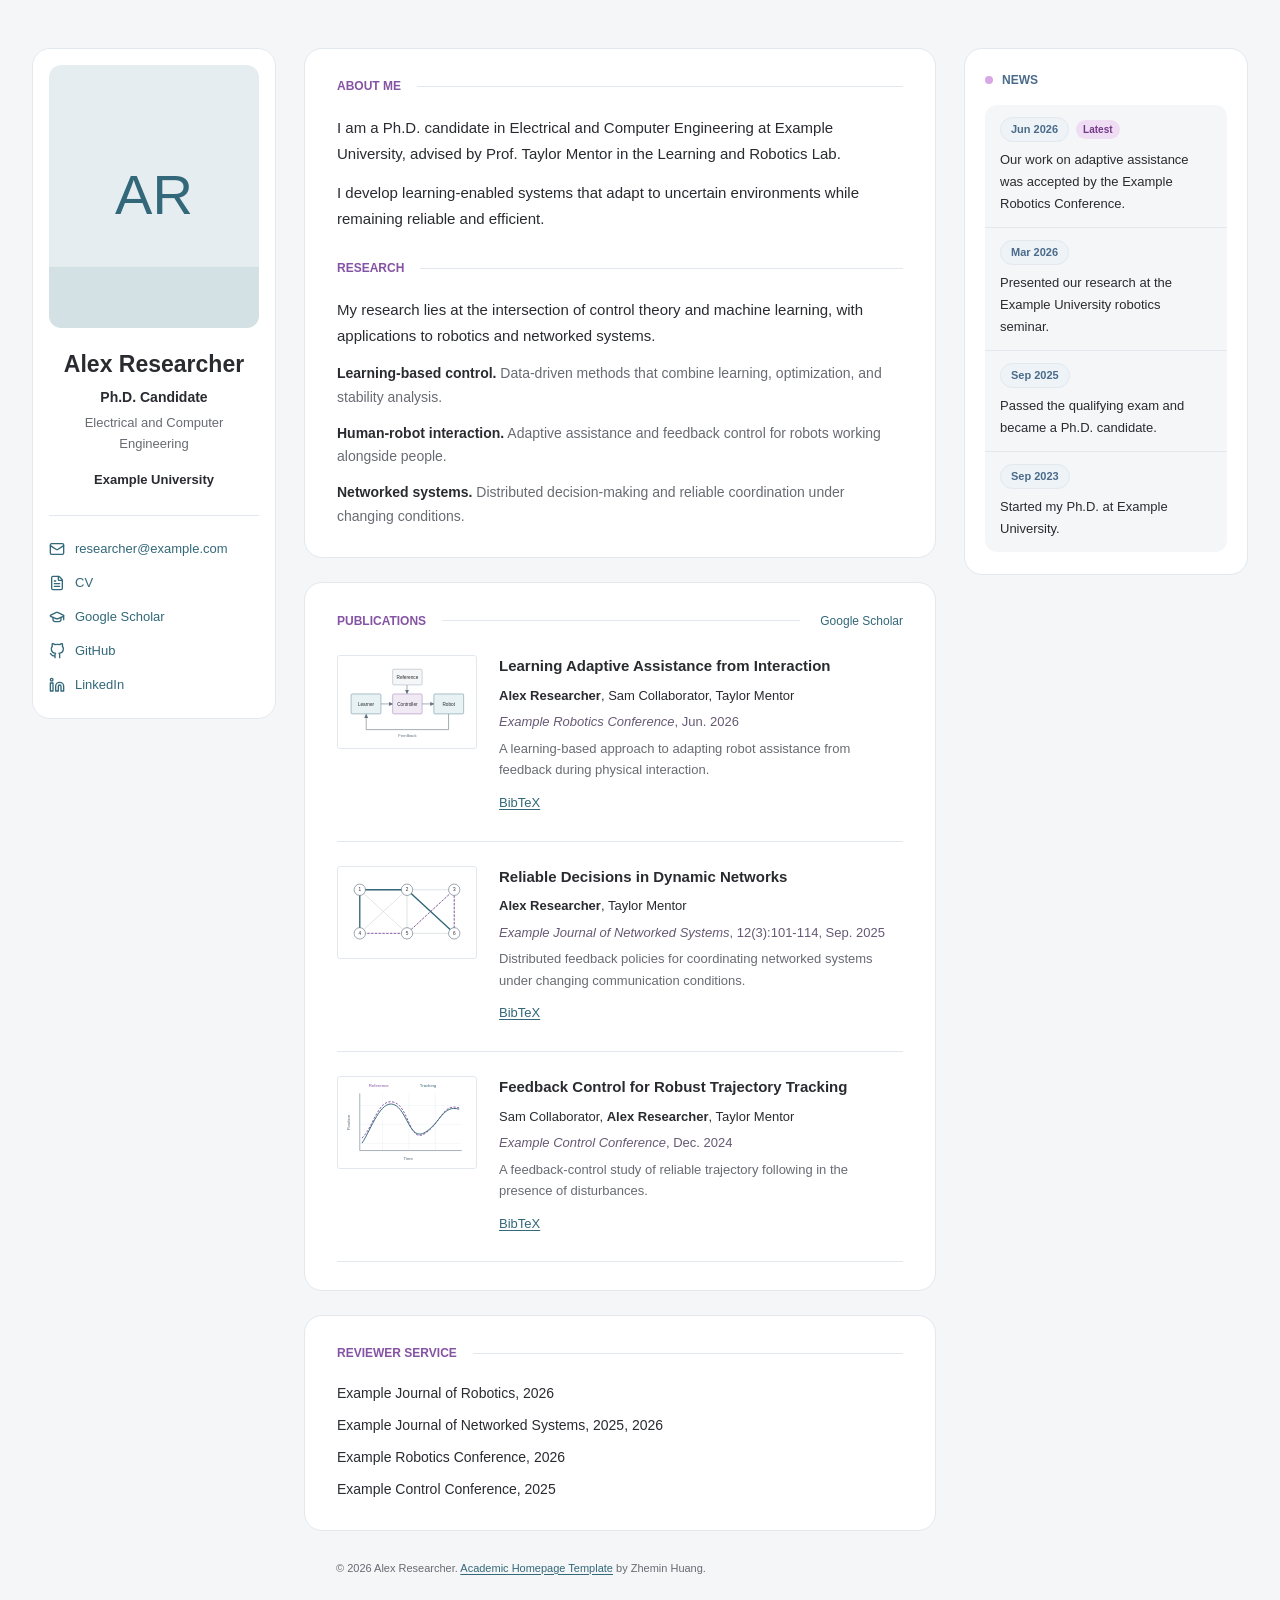
<file: index.html>
<!doctype html>
<html lang="en">
  <head>
    <meta charset="utf-8">
    <meta name="viewport" content="width=device-width, initial-scale=1">
    <!-- Replace the example identity here and in cv/index.html. -->
    <title>Alex Researcher | Learning and Robotics</title>
    <meta name="description" content="Alex Researcher, Ph.D. candidate at Example University, working on learning, control, and robotics.">
    <link rel="icon" href="assets/images/avatar.svg" type="image/svg+xml">
    <link rel="stylesheet" href="styles.css?v=1">
    <meta property="og:type" content="profile">
    <meta property="og:title" content="Alex Researcher">
    <meta property="og:description" content="Learning, control, and robotics at Example University.">
    <!-- Add absolute canonical, og:url, and og:image URLs after choosing your domain. -->
  </head>
  <body class="home-page">
    <a class="skip-link" href="#about">Skip to content</a>
    <main class="home-layout">
      <header class="profile" aria-labelledby="page-title">
        <div class="profile-inner">
          <figure class="portrait">
            <img src="assets/images/avatar.svg" alt="Alex Researcher monogram" width="480" height="600" fetchpriority="high">
          </figure>
          <div class="profile-identity">
            <h1 id="page-title">Alex Researcher</h1>
            <p class="profile-role">Ph.D. Candidate</p>
            <p class="profile-department">Electrical and Computer Engineering</p>
            <p class="profile-university">Example University</p>
          </div>
          <nav class="profile-links" aria-label="Academic profiles">
            <a href="mailto:researcher@example.com">
              <svg class="profile-icon" width="16" height="16" viewBox="0 0 24 24" aria-hidden="true"><use href="assets/icons/profiles.svg#mail"></use></svg>
              <span>researcher@example.com</span>
            </a>
            <a href="cv/index.html">
              <svg class="profile-icon" width="16" height="16" viewBox="0 0 24 24" aria-hidden="true"><use href="assets/icons/profiles.svg#file-text"></use></svg>
              <span>CV</span>
            </a>
            <a href="https://scholar.google.com/">
              <svg class="profile-icon" width="16" height="16" viewBox="0 0 24 24" aria-hidden="true"><use href="assets/icons/profiles.svg#graduation-cap"></use></svg>
              <span>Google Scholar</span>
            </a>
            <a href="https://github.com/">
              <svg class="profile-icon" width="16" height="16" viewBox="0 0 24 24" aria-hidden="true"><use href="assets/icons/profiles.svg#github"></use></svg>
              <span>GitHub</span>
            </a>
            <a href="https://www.linkedin.com/">
              <svg class="profile-icon" width="16" height="16" viewBox="0 0 24 24" aria-hidden="true"><use href="assets/icons/profiles.svg#linkedin"></use></svg>
              <span>LinkedIn</span>
            </a>
          </nav>
        </div>
      </header>

      <div class="overview">
        <section class="section" id="about" aria-labelledby="about-title" tabindex="-1">
          <h2 id="about-title">About Me</h2>
          <p>I am a Ph.D. candidate in Electrical and Computer Engineering at Example University, advised by Prof. Taylor Mentor in the Learning and Robotics Lab.</p>
          <p>I develop learning-enabled systems that adapt to uncertain environments while remaining reliable and efficient.</p>
        </section>
        <section class="section" id="research" aria-labelledby="research-title">
          <h2 id="research-title">Research</h2>
          <p class="section-lead">My research lies at the intersection of control theory and machine learning, with applications to robotics and networked systems.</p>
          <ul class="research-list">
            <li><strong>Learning-based control.</strong> Data-driven methods that combine learning, optimization, and stability analysis.</li>
            <li><strong>Human-robot interaction.</strong> Adaptive assistance and feedback control for robots working alongside people.</li>
            <li><strong>Networked systems.</strong> Distributed decision-making and reliable coordination under changing conditions.</li>
          </ul>
        </section>
      </div>

      <!-- News is newest first; keep the Latest badge on only the first entry. -->
      <section class="section" id="news" aria-labelledby="news-title">
        <h2 id="news-title">News</h2>
        <ol class="news-list">
          <li>
            <div class="news-meta"><time datetime="2026-06">Jun 2026</time><span class="news-badge">Latest</span></div>
            <span class="news-copy">Our work on adaptive assistance was accepted by the Example Robotics Conference.</span>
          </li>
          <li>
            <div class="news-meta"><time datetime="2026-03">Mar 2026</time></div>
            <span class="news-copy">Presented our research at the Example University robotics seminar.</span>
          </li>
          <li>
            <div class="news-meta"><time datetime="2025-09">Sep 2025</time></div>
            <span class="news-copy">Passed the qualifying exam and became a Ph.D. candidate.</span>
          </li>
          <li>
            <div class="news-meta"><time datetime="2023-09">Sep 2023</time></div>
            <span class="news-copy">Started my Ph.D. at Example University.</span>
          </li>
        </ol>
      </section>

      <!-- Duplicate one article per paper. The supplied entries and figures are fictional. -->
      <section class="section publications" id="publications" aria-labelledby="publications-title">
        <div class="section-heading">
          <h2 id="publications-title">Publications</h2>
          <a class="scholar-link" href="https://scholar.google.com/">Google Scholar</a>
        </div>
        <article class="publication">
          <a class="publication-figure" href="assets/images/example-control.svg" title="View full-resolution control diagram">
            <img class="publication-image publication-image--figure" src="assets/images/example-control.svg" alt="Example feedback loop connecting a learner, a controller, and a robot" width="720" height="480">
          </a>
          <div class="publication-copy">
            <h3>Learning Adaptive Assistance from Interaction</h3>
            <p class="authors"><strong>Alex Researcher</strong>, Sam Collaborator, Taylor Mentor</p>
            <p class="venue"><em>Example Robotics Conference</em>, <time datetime="2026-06">Jun. 2026</time></p>
            <p class="publication-summary">A learning-based approach to adapting robot assistance from feedback during physical interaction.</p>
            <p class="publication-links"><a href="assets/bib/example-assistance.bib" download>BibTeX</a></p>
          </div>
        </article>
        <article class="publication">
          <a class="publication-figure" href="assets/images/example-network.svg" title="View full-resolution network diagram">
            <img class="publication-image publication-image--figure" src="assets/images/example-network.svg" alt="Example network with two highlighted communication routes" width="720" height="480" loading="lazy">
          </a>
          <div class="publication-copy">
            <h3>Reliable Decisions in Dynamic Networks</h3>
            <p class="authors"><strong>Alex Researcher</strong>, Taylor Mentor</p>
            <p class="venue"><em>Example Journal of Networked Systems</em>, 12(3):101-114, <time datetime="2025-09">Sep. 2025</time></p>
            <p class="publication-summary">Distributed feedback policies for coordinating networked systems under changing communication conditions.</p>
            <p class="publication-links"><a href="assets/bib/example-networks.bib" download>BibTeX</a></p>
          </div>
        </article>
        <article class="publication">
          <a class="publication-figure" href="assets/images/example-tracking.svg" title="View full-resolution trajectory diagram">
            <img class="publication-image publication-image--figure" src="assets/images/example-tracking.svg" alt="Illustrative reference and tracking trajectories, not experimental data" width="720" height="480" loading="lazy">
          </a>
          <div class="publication-copy">
            <h3>Feedback Control for Robust Trajectory Tracking</h3>
            <p class="authors">Sam Collaborator, <strong>Alex Researcher</strong>, Taylor Mentor</p>
            <p class="venue"><em>Example Control Conference</em>, <time datetime="2024-12">Dec. 2024</time></p>
            <p class="publication-summary">A feedback-control study of reliable trajectory following in the presence of disturbances.</p>
            <p class="publication-links"><a href="assets/bib/example-tracking.bib" download>BibTeX</a></p>
          </div>
        </article>
      </section>

      <section class="section" id="reviewer" aria-labelledby="reviewer-title">
        <h2 id="reviewer-title">Reviewer Service</h2>
        <ul class="service-list">
          <li>Example Journal of Robotics, 2026</li>
          <li>Example Journal of Networked Systems, 2025, 2026</li>
          <li>Example Robotics Conference, 2026</li>
          <li>Example Control Conference, 2025</li>
        </ul>
      </section>
    </main>
    <footer class="site-footer"><p>&copy; 2026 Alex Researcher. <a href="https://github.com/ZheminHuang/academic-homepage-template">Academic Homepage Template</a> by Zhemin Huang.</p></footer>
    <!-- Remove this script to disable the optional pointer effect. -->
    <script src="assets/js/click-effects.js" defer></script>
  </body>
</html>
</file>
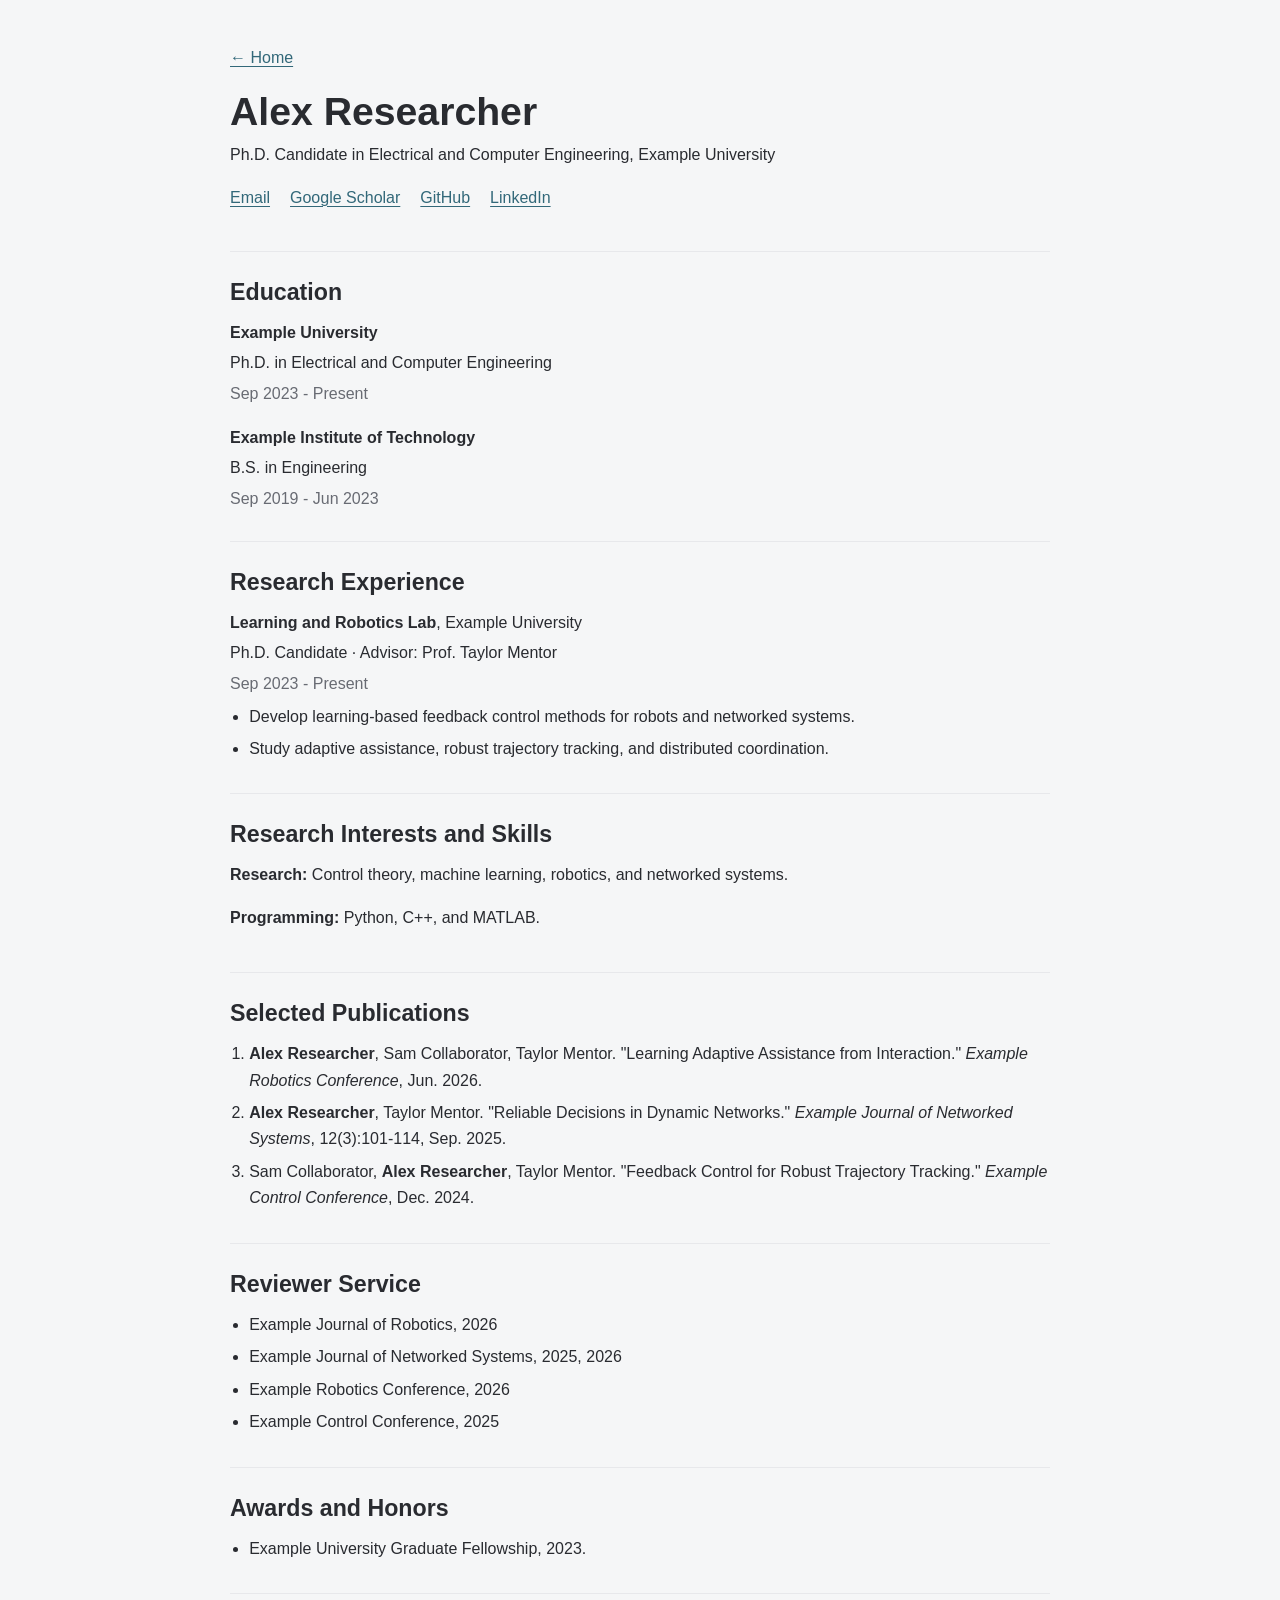
<file: cv/index.html>
<!doctype html>
<html lang="en">
  <head>
    <meta charset="utf-8">
    <meta name="viewport" content="width=device-width, initial-scale=1">
    <title>CV | Alex Researcher</title>
    <meta name="description" content="Curriculum vitae of Alex Researcher at Example University.">
    <link rel="icon" href="../assets/images/avatar.svg" type="image/svg+xml">
    <link rel="stylesheet" href="../styles.css?v=1">
    <link rel="stylesheet" href="cv.css">
  </head>
  <body>
    <main class="cv-shell">
      <header class="cv-header">
        <a href="../index.html">&larr; Home</a>
        <h1>Alex Researcher</h1>
        <p>Ph.D. Candidate in Electrical and Computer Engineering, Example University</p>
        <p class="cv-contact">
          <a href="mailto:researcher@example.com">Email</a>
          <a href="https://scholar.google.com/">Google Scholar</a>
          <a href="https://github.com/">GitHub</a>
          <a href="https://www.linkedin.com/">LinkedIn</a>
        </p>
      </header>
      <section class="cv-section">
        <h2>Education</h2>
        <div class="cv-entry"><p><strong>Example University</strong></p><p>Ph.D. in Electrical and Computer Engineering</p><p class="cv-meta">Sep 2023 - Present</p></div>
        <div class="cv-entry"><p><strong>Example Institute of Technology</strong></p><p>B.S. in Engineering</p><p class="cv-meta">Sep 2019 - Jun 2023</p></div>
      </section>
      <section class="cv-section">
        <h2>Research Experience</h2>
        <div class="cv-entry">
          <p><strong>Learning and Robotics Lab</strong>, Example University</p>
          <p>Ph.D. Candidate &middot; Advisor: Prof. Taylor Mentor</p>
          <p class="cv-meta">Sep 2023 - Present</p>
          <ul class="cv-list"><li>Develop learning-based feedback control methods for robots and networked systems.</li><li>Study adaptive assistance, robust trajectory tracking, and distributed coordination.</li></ul>
        </div>
      </section>
      <section class="cv-section">
        <h2>Research Interests and Skills</h2>
        <p><strong>Research:</strong> Control theory, machine learning, robotics, and networked systems.</p>
        <p><strong>Programming:</strong> Python, C++, and MATLAB.</p>
      </section>
      <section class="cv-section">
        <h2>Selected Publications</h2>
        <ol class="cv-list">
          <li><strong>Alex Researcher</strong>, Sam Collaborator, Taylor Mentor. "Learning Adaptive Assistance from Interaction." <em>Example Robotics Conference</em>, Jun. 2026.</li>
          <li><strong>Alex Researcher</strong>, Taylor Mentor. "Reliable Decisions in Dynamic Networks." <em>Example Journal of Networked Systems</em>, 12(3):101-114, Sep. 2025.</li>
          <li>Sam Collaborator, <strong>Alex Researcher</strong>, Taylor Mentor. "Feedback Control for Robust Trajectory Tracking." <em>Example Control Conference</em>, Dec. 2024.</li>
        </ol>
      </section>
      <section class="cv-section">
        <h2>Reviewer Service</h2>
        <ul class="cv-list">
          <li>Example Journal of Robotics, 2026</li>
          <li>Example Journal of Networked Systems, 2025, 2026</li>
          <li>Example Robotics Conference, 2026</li>
          <li>Example Control Conference, 2025</li>
        </ul>
      </section>
      <section class="cv-section"><h2>Awards and Honors</h2><ul class="cv-list"><li>Example University Graduate Fellowship, 2023.</li></ul></section>
    </main>
    <script src="../assets/js/click-effects.js" defer></script>
  </body>
</html>
</file>
<file: styles.css>
:root {
  color-scheme: light;
  --background: #f5f6f7;
  --surface: #ffffff;
  --text: #292b30;
  --muted: #686b73;
  --line: #e7e8eb;
  --link: #326879;
  --link-hover: #682d91;
  --accent: #8553a4;
  --frame-radius: 18px;
  --portrait-scale: 1;
}

* {
  box-sizing: border-box;
}

html {
  scroll-behavior: smooth;
}

body {
  margin: 0;
  color: var(--text);
  background: var(--background);
  font-family: Inter, ui-sans-serif, -apple-system, BlinkMacSystemFont, "Segoe UI", sans-serif;
  font-size: 16px;
  line-height: 1.65;
}

img {
  display: block;
  max-width: 100%;
}

a {
  color: var(--link);
  text-decoration-thickness: 1px;
  text-underline-offset: 0.18em;
}

a:hover,
a:focus-visible {
  color: var(--link-hover);
}

:focus-visible {
  outline: 2px solid var(--accent);
  outline-offset: 4px;
}

h1,
h2,
h3,
p {
  margin-top: 0;
}

h1,
h2,
h3 {
  line-height: 1.3;
  letter-spacing: 0;
}

h1 {
  margin-bottom: 0.25rem;
  font-size: 2.45rem;
  font-weight: 680;
}

h2 {
  margin-bottom: 0.9rem;
  font-size: 1.45rem;
  font-weight: 680;
}

h3 {
  margin-bottom: 0.45rem;
  font-size: 1rem;
  font-weight: 650;
}

.page-shell,
.site-footer {
  width: min(900px, calc(100% - 40px));
  margin-inline: auto;
}

.page-shell {
  padding-block: 56px 24px;
}

.eyebrow {
  margin-bottom: 0.4rem;
  color: var(--muted);
  font-size: 0.84rem;
  font-weight: 700;
  text-transform: uppercase;
}

.home-page {
  --line: #e2e8ee;
  font-size: 15px;
  line-height: 1.7;
}

.skip-link {
  position: fixed;
  top: 12px;
  left: 16px;
  z-index: 10;
  padding: 8px 16px;
  background: var(--surface);
  transform: translateY(-200%);
}

.skip-link:focus {
  transform: translateY(0);
}

.home-layout {
  display: grid;
  grid-template-columns: 244px minmax(0, 1fr) 284px;
  grid-template-areas:
    "profile overview news"
    "profile publications news"
    "profile reviewer news";
  column-gap: 28px;
  row-gap: 24px;
  width: min(1280px, calc(100% - 64px));
  margin: 48px auto 0;
}

.home-layout > * {
  min-width: 0;
}

.profile {
  grid-area: profile;
}

.profile-inner {
  position: sticky;
  top: 32px;
  padding: 16px;
}

.profile-inner,
.overview,
#publications,
#reviewer,
#news {
  border: 1px solid var(--line);
  border-radius: var(--frame-radius);
  background: var(--surface);
}

.profile-identity {
  text-align: center;
}

.portrait {
  margin: 0 0 22px;
  aspect-ratio: 4 / 5;
  overflow: hidden;
  border-radius: 12px;
}

.portrait img {
  width: 100%;
  height: 100%;
  object-fit: cover;
  object-position: center;
  border-radius: inherit;
  /* Adjust the zoom without shifting the centered crop. */
  transform: scale(var(--portrait-scale));
  transform-origin: center;
}

.profile h1 {
  margin-bottom: 7px;
  font-size: 23px;
  font-weight: 650;
}

.profile-role {
  margin-bottom: 3px;
  font-size: 14px;
  font-weight: 550;
}

.profile-department {
  margin-bottom: 14px;
  color: var(--muted);
  font-size: 13px;
  line-height: 1.6;
}

.profile-university {
  display: flex;
  align-items: center;
  justify-content: center;
  gap: 8px;
  margin-bottom: 0;
  font-size: 13px;
  font-weight: 550;
}

.profile-university img {
  flex: 0 0 24px;
  border-radius: 2px;
}

.profile-links {
  display: flex;
  flex-direction: column;
  align-items: start;
  margin-top: 24px;
  padding-top: 16px;
  border-top: 1px solid var(--line);
  font-size: 13px;
}

.profile-links a {
  display: inline-flex;
  align-items: center;
  gap: 10px;
  min-height: 34px;
  text-decoration: none;
}

.profile-icon {
  width: 16px;
  height: 16px;
  flex: 0 0 16px;
  fill: none;
  stroke: currentColor;
  stroke-width: 2;
  stroke-linecap: round;
  stroke-linejoin: round;
}

.profile-links a:hover {
  text-decoration: underline;
}

.overview {
  grid-area: overview;
}

#about {
  padding-bottom: 0;
}

#news {
  grid-area: news;
  align-self: start;
  padding: 22px 20px;
}

#publications {
  grid-area: publications;
}

#reviewer {
  grid-area: reviewer;
}

.section {
  padding: 28px 32px;
  scroll-margin-top: 24px;
}

.section h2 {
  display: flex;
  align-items: center;
  gap: 16px;
  margin-bottom: 20px;
  color: var(--accent);
  font-size: 12px;
  font-weight: 650;
  line-height: 1.5;
  text-transform: uppercase;
}

.section h2::after {
  content: "";
  flex: 1;
  height: 1px;
  background: var(--line);
}

.section > p {
  margin-bottom: 14px;
}

.section > p:last-child {
  margin-bottom: 0;
}

.section-lead {
  margin-bottom: 16px;
}

.research-list,
.service-list {
  margin: 0;
  padding: 0;
  list-style: none;
}

.research-list {
  color: var(--muted);
  font-size: 14px;
}

.research-list strong {
  color: var(--text);
  font-weight: 600;
}

.research-list li + li {
  margin-top: 12px;
}

.service-list {
  font-size: 14px;
}

.service-list li + li {
  margin-top: 8px;
}

.news-list {
  margin: 0;
  padding: 0;
  list-style: none;
  font-size: 13px;
  line-height: 1.7;
}

.news-list li {
  padding: 12px 15px;
  background: #f4f6f8;
}

.news-list li:first-child {
  border-top-left-radius: 12px;
  border-top-right-radius: 12px;
}

.news-list li:last-child {
  border-bottom-left-radius: 12px;
  border-bottom-right-radius: 12px;
}

.news-list li + li {
  border-top: 1px solid var(--line);
}

#news h2 {
  gap: 9px;
  margin-bottom: 16px;
  color: #4a6b8a;
  font-weight: 700;
}

#news h2::before {
  content: "";
  width: 8px;
  height: 8px;
  flex: 0 0 8px;
  border-radius: 50%;
  background: #d9a6e6;
}

#news h2::after {
  display: none;
}

.news-meta {
  display: flex;
  flex-wrap: wrap;
  align-items: center;
  gap: 7px;
  margin-bottom: 7px;
}

.news-list time {
  display: inline-block;
  padding: 2px 10px;
  border: 1px solid var(--line);
  border-radius: 999px;
  color: #4a6b8a;
  background: #eef3f8;
  font-size: 11px;
  font-weight: 700;
  font-variant-numeric: tabular-nums;
}

.news-badge {
  padding: 1px 7px;
  border-radius: 999px;
  color: #72398a;
  background: #efddf4;
  font-size: 10px;
  font-weight: 700;
}

.news-copy {
  display: block;
}

.news-list a {
  text-decoration: none;
}

.news-list a:hover {
  text-decoration: underline;
}

.section-heading {
  display: flex;
  align-items: baseline;
  justify-content: space-between;
  gap: 20px;
}

.section-heading h2 {
  flex: 1;
  margin-bottom: 0;
}

.scholar-link {
  flex: 0 0 auto;
  font-size: 12px;
  text-decoration: none;
}

.scholar-link:hover {
  text-decoration: underline;
}

.publication {
  display: grid;
  grid-template-columns: 140px minmax(0, 1fr);
  gap: 22px;
  align-items: start;
  padding-block: 24px;
  border-bottom: 1px solid var(--line);
}

.publication-image {
  width: 140px;
  height: auto;
  aspect-ratio: 3 / 2;
  object-fit: cover;
  border: 1px solid var(--line);
  border-radius: 3px;
  background: #edf1f0;
}

.publication-figure {
  display: block;
  width: fit-content;
}

.publication-image--figure {
  object-fit: contain;
  background: var(--surface);
}

.publication-copy {
  min-width: 0;
}

.publication h3 {
  font-size: 15px;
  line-height: 1.5;
}

.publication h3 a {
  color: inherit;
  text-decoration: none;
}

.publication h3 a:hover,
.publication h3 a:focus-visible {
  color: var(--link);
  text-decoration: underline;
}

.publication-copy p {
  margin-bottom: 5px;
}

.authors,
.venue,
.publication-summary,
.publication-links {
  font-size: 13px;
  line-height: 1.65;
}

.authors strong {
  font-weight: 600;
}

.venue {
  color: #675975;
}

.publication-summary {
  color: var(--muted);
}

.publication-links {
  display: flex;
  flex-wrap: wrap;
  gap: 16px;
  padding-top: 3px;
}

.publication-links a {
  display: inline-flex;
  align-items: center;
  min-height: 28px;
}

.publication-copy .publication-links {
  margin-bottom: 0;
}

.site-footer {
  padding-block: 28px 36px;
  color: var(--muted);
  font-size: 11px;
}

.home-page .site-footer {
  width: min(1280px, calc(100% - 64px));
  padding-inline: 304px 312px;
}

.site-footer p {
  margin: 0;
}

.click-effect-symbol {
  position: fixed;
  z-index: 1000;
  pointer-events: none;
  user-select: none;
  color: var(--accent);
  font-family: ui-monospace, SFMono-Regular, Menlo, monospace;
  font-size: 0.82rem;
  font-weight: 700;
  line-height: 1;
  animation: click-rise 650ms ease-out forwards;
}

@keyframes click-rise {
  from {
    opacity: 0.9;
    transform: translate(-50%, -50%) scale(0.9);
  }

  to {
    opacity: 0;
    transform: translate(-50%, -42px) scale(1.12);
  }
}

@media (max-width: 1159px) {
  .home-layout {
    grid-template-columns: 224px minmax(0, 1fr);
    grid-template-areas:
      "profile overview"
      "profile news"
      "profile publications"
      "profile reviewer";
    column-gap: 24px;
    width: calc(100% - 48px);
    margin-top: 32px;
  }

  #news {
    padding: 28px 32px;
  }

  .home-page .site-footer {
    width: calc(100% - 48px);
    padding-inline: 280px 32px;
  }
}

@media (max-width: 799px) {
  .home-layout {
    grid-template-columns: minmax(0, 1fr);
    grid-template-areas: "profile" "overview" "news" "publications" "reviewer";
    width: min(640px, calc(100% - 32px));
    margin-top: 24px;
  }

  .profile-inner {
    position: static;
    display: grid;
    grid-template-columns: 112px minmax(0, 1fr);
    align-items: center;
    gap: 20px;
  }

  .portrait {
    margin: 0;
  }

  .profile-identity {
    text-align: left;
  }

  .profile-university {
    justify-content: start;
  }

  .profile-links {
    grid-column: 1 / -1;
    flex-direction: row;
    flex-wrap: wrap;
    gap: 0 20px;
    margin-top: 0;
    padding-top: 12px;
  }

  .profile-links a {
    min-height: 36px;
  }

  .section,
  #news {
    padding: 24px;
  }

  .section h2 {
    margin-bottom: 16px;
  }

  .section-heading h2 {
    margin-bottom: 0;
  }

  .publication {
    grid-template-columns: 112px minmax(0, 1fr);
    gap: 18px;
  }

  .publication-image {
    width: 112px;
  }

  .home-page .site-footer {
    width: min(640px, calc(100% - 32px));
    padding-inline: 24px;
  }
}

@media (max-width: 479px) {
  .home-layout {
    width: calc(100% - 24px);
    row-gap: 16px;
    margin-top: 12px;
  }

  .profile-inner {
    grid-template-columns: 80px minmax(0, 1fr);
    gap: 14px;
  }

  .profile-department {
    margin-bottom: 10px;
    font-size: 12px;
  }

  .profile-university {
    font-size: 12px;
  }

  .section,
  #news {
    padding: 22px 18px;
  }

  .publication {
    grid-template-columns: minmax(0, 1fr);
    gap: 14px;
  }

  .publication-image {
    width: 144px;
  }

  .home-page .site-footer {
    width: calc(100% - 24px);
    padding-inline: 18px;
  }
}

@media (max-height: 740px) and (min-width: 800px) {
  .profile-inner {
    position: static;
  }
}

@media print {
  body {
    background: white;
  }

  .home-layout {
    display: block;
    width: 100%;
    margin: 0;
  }

  .profile-inner {
    position: static;
  }

  .portrait {
    width: 120px;
  }

  .section,
  #news {
    padding: 24px 0 0;
  }

  .publication {
    break-inside: avoid;
  }

  .profile-inner,
  .overview,
  #publications,
  #reviewer,
  #news {
    border: 0;
    border-radius: 0;
  }

  .home-page .site-footer {
    width: 100%;
    padding-inline: 0;
  }

  .skip-link,
  .click-effect-symbol {
    display: none;
  }
}

@media (prefers-reduced-motion: reduce) {
  html {
    scroll-behavior: auto;
  }

  .click-effect-symbol {
    display: none;
  }
}
</file>
<file: cv/cv.css>
.cv-shell { width: min(820px, calc(100% - 40px)); margin-inline: auto; padding-block: 45px; }
.cv-header { padding-bottom: 24px; border-bottom: 1px solid var(--line); }
.cv-header h1 { margin-top: 1rem; }
.cv-contact { display: flex; flex-wrap: wrap; gap: 8px 20px; color: var(--muted); }
.cv-section { padding-block: 25px; border-bottom: 1px solid var(--line); }
.cv-section h2 { margin-bottom: 0.8rem; }
.cv-entry { margin-bottom: 1.1rem; }
.cv-entry:last-child { margin-bottom: 0; }
.cv-entry p { margin-bottom: 0.25rem; }
.cv-meta { color: var(--muted); }
.cv-list { margin: 0.4rem 0 0; padding-left: 1.2rem; }
.cv-list li { margin-bottom: 0.38rem; }
@media (max-width: 600px) {
  .cv-shell { width: calc(100% - 28px); padding-top: 28px; }
}
@media print {
  .cv-shell { width: 100%; padding: 0; }
  .cv-header > a { display: none; }
  .cv-entry, .cv-list li { break-inside: avoid; }
}
</file>
